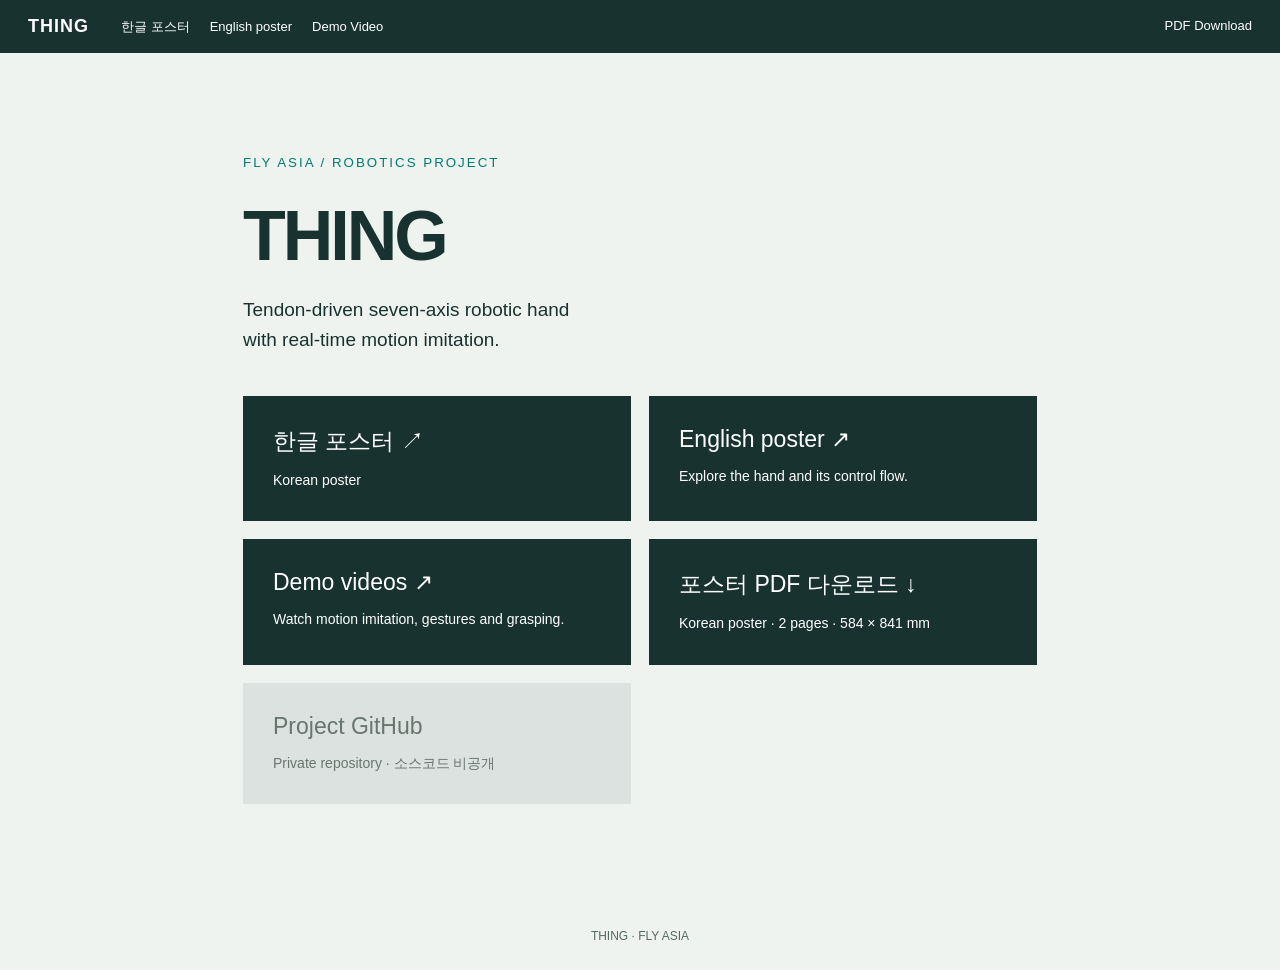
<file: index.html>
<!doctype html><html lang="en"><head><meta charset="utf-8"><meta name="viewport" content="width=device-width,initial-scale=1"><title>THING | FLY ASIA</title><style>*{box-sizing:border-box}body{margin:0;background:#eff3f0;color:#18332f;font-family:Arial,sans-serif}main{max-width:850px;margin:8vh auto;padding:28px}h1{font-size:70px;margin:25px 0 15px;letter-spacing:-3px}p{font-size:19px;line-height:1.6}.links{display:grid;grid-template-columns:1fr 1fr;gap:18px;margin-top:40px}a{display:block;padding:30px;background:#18332f;color:white;text-decoration:none;font-size:23px}a span{display:block;font-size:14px;margin-top:12px;line-height:1.6}small{letter-spacing:2px;color:#007c70}@media(max-width:560px){.links{grid-template-columns:1fr}h1{font-size:56px}}a:focus-visible{outline:3px solid #00a38d;outline-offset:4px}.private-repo[aria-disabled="true"]{display:block;padding:30px;background:#dce2df;color:#68766f;font-size:23px;cursor:default}.private-repo[aria-disabled="true"] span{display:block;font-size:14px;margin-top:12px;line-height:1.6}</style><meta name="description" content="A tendon-driven seven-axis robotic hand connecting motion recognition, actuation and recording. Explore posters and demo videos."><meta property="og:title" content="THING | FLY ASIA"><meta property="og:description" content="A tendon-driven seven-axis robotic hand connecting motion recognition, actuation and recording. Explore posters and demo videos."><meta property="og:type" content="website"><meta property="og:url" content="https://akdlxm39.github.io/thing-flyasia/"><link rel="canonical" href="https://akdlxm39.github.io/thing-flyasia/"><link rel="stylesheet" href="./assets/site.css?v=final4"></head><body><nav class="site-nav-bar" aria-label="Main navigation"><div class="site-nav-left"><a href="./" class="site-brand">THING</a><div class="site-nav-links"><a href="./ko/">한글 포스터</a><a href="./en/">English poster</a><a href="./demos/">Demo Video</a></div></div><a href="./downloads/THING-poster-ko.pdf?v=7583c33415" class="site-download" download="THING_한글_포스터_합본.pdf">PDF Download</a></nav><main><small>FLY ASIA / ROBOTICS PROJECT</small><h1>THING</h1><p>Tendon-driven seven-axis robotic hand<br>with real-time motion imitation.</p><div class="links"><a href="ko/" lang="ko">한글 포스터 ↗<span>Korean poster</span></a><a href="en/">English poster ↗<span>Explore the hand and its control flow.</span></a><a href="demos/">Demo videos ↗<span>Watch motion imitation, gestures and grasping.</span></a><a href="downloads/THING-poster-ko.pdf?v=7583c33415" download="THING_한글_포스터_합본.pdf">포스터 PDF 다운로드 ↓<span>Korean poster · 2 pages · 584 × 841 mm</span></a><a class="private-repo" href="https://github.com/akdlxm39/THING" aria-disabled="true" tabindex="-1">Project GitHub <span>Private repository · 소스코드 비공개</span></a></div></main><script>document.querySelectorAll('a[aria-disabled="true"]').forEach(a=>a.addEventListener("click",e=>{if(a.getAttribute("aria-disabled")==="true")e.preventDefault()}))</script><footer class="site-footer">THING · FLY ASIA</footer></body></html>
</file>
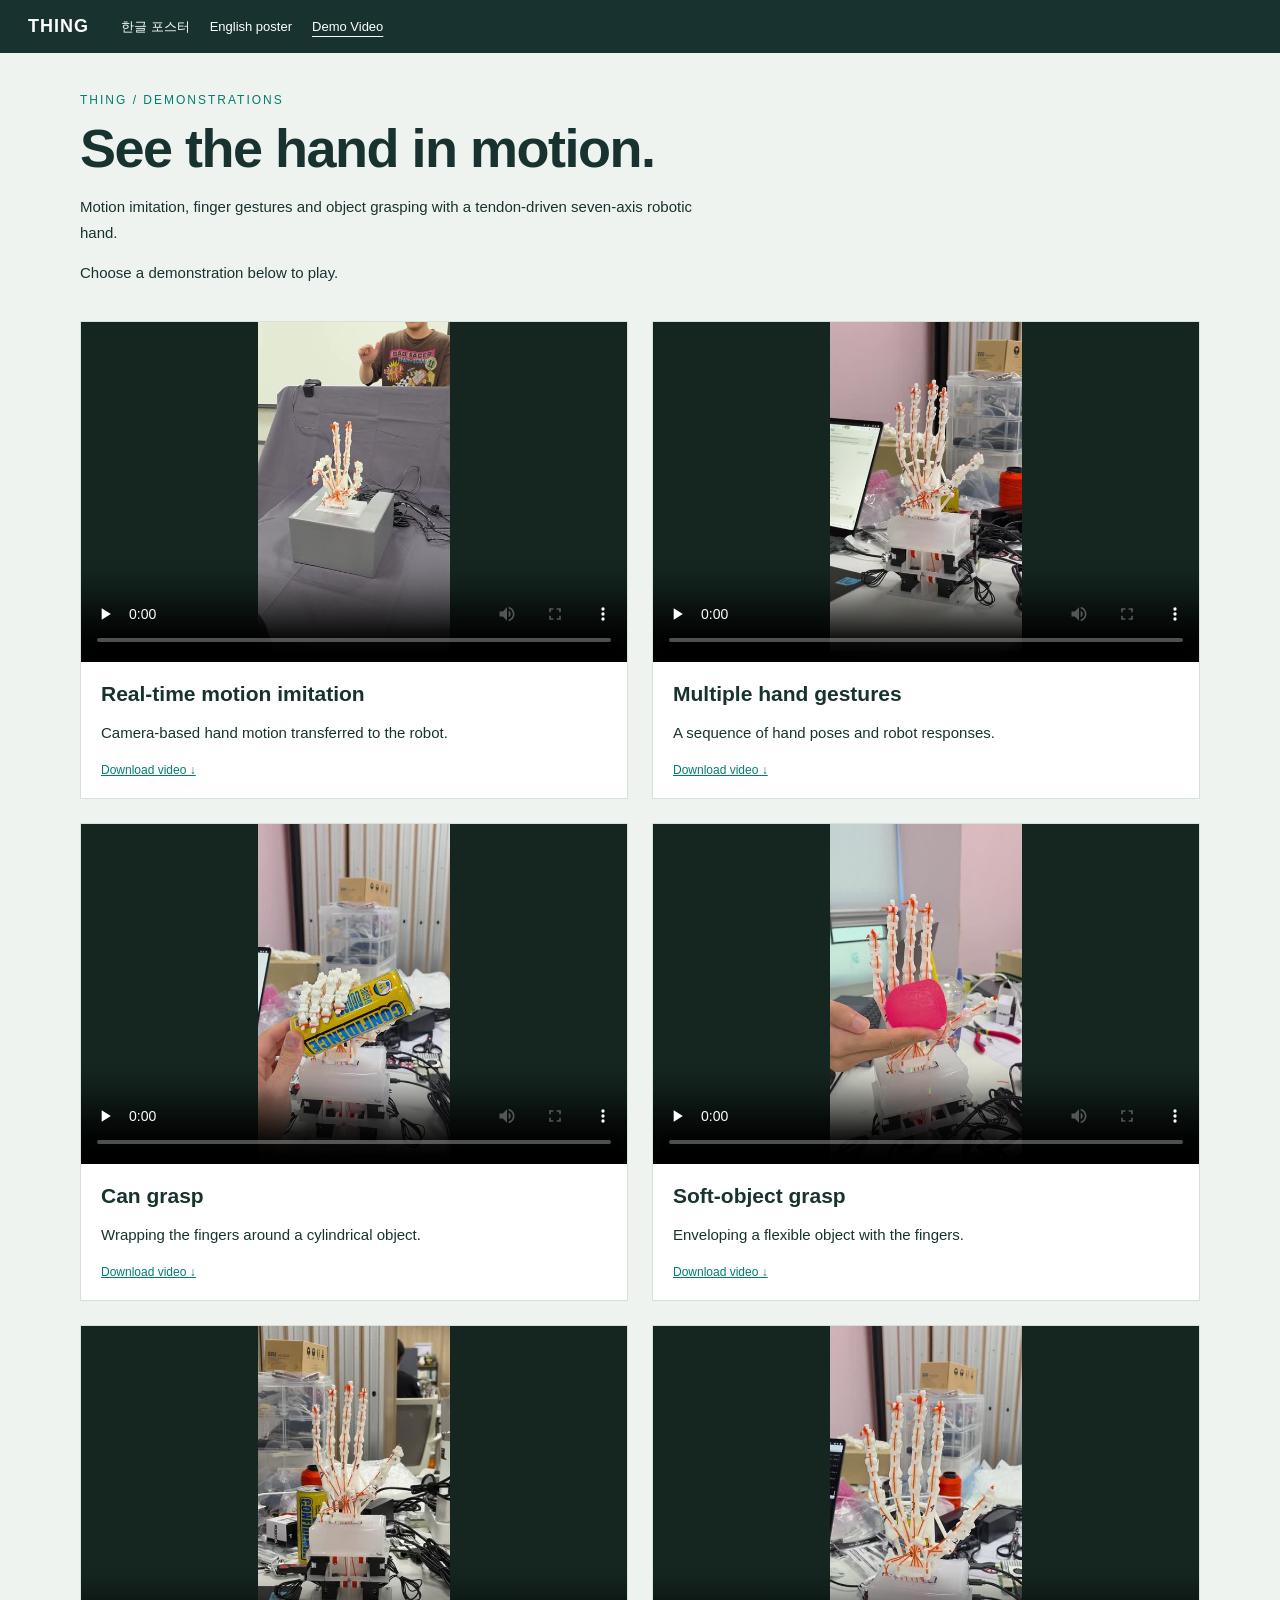
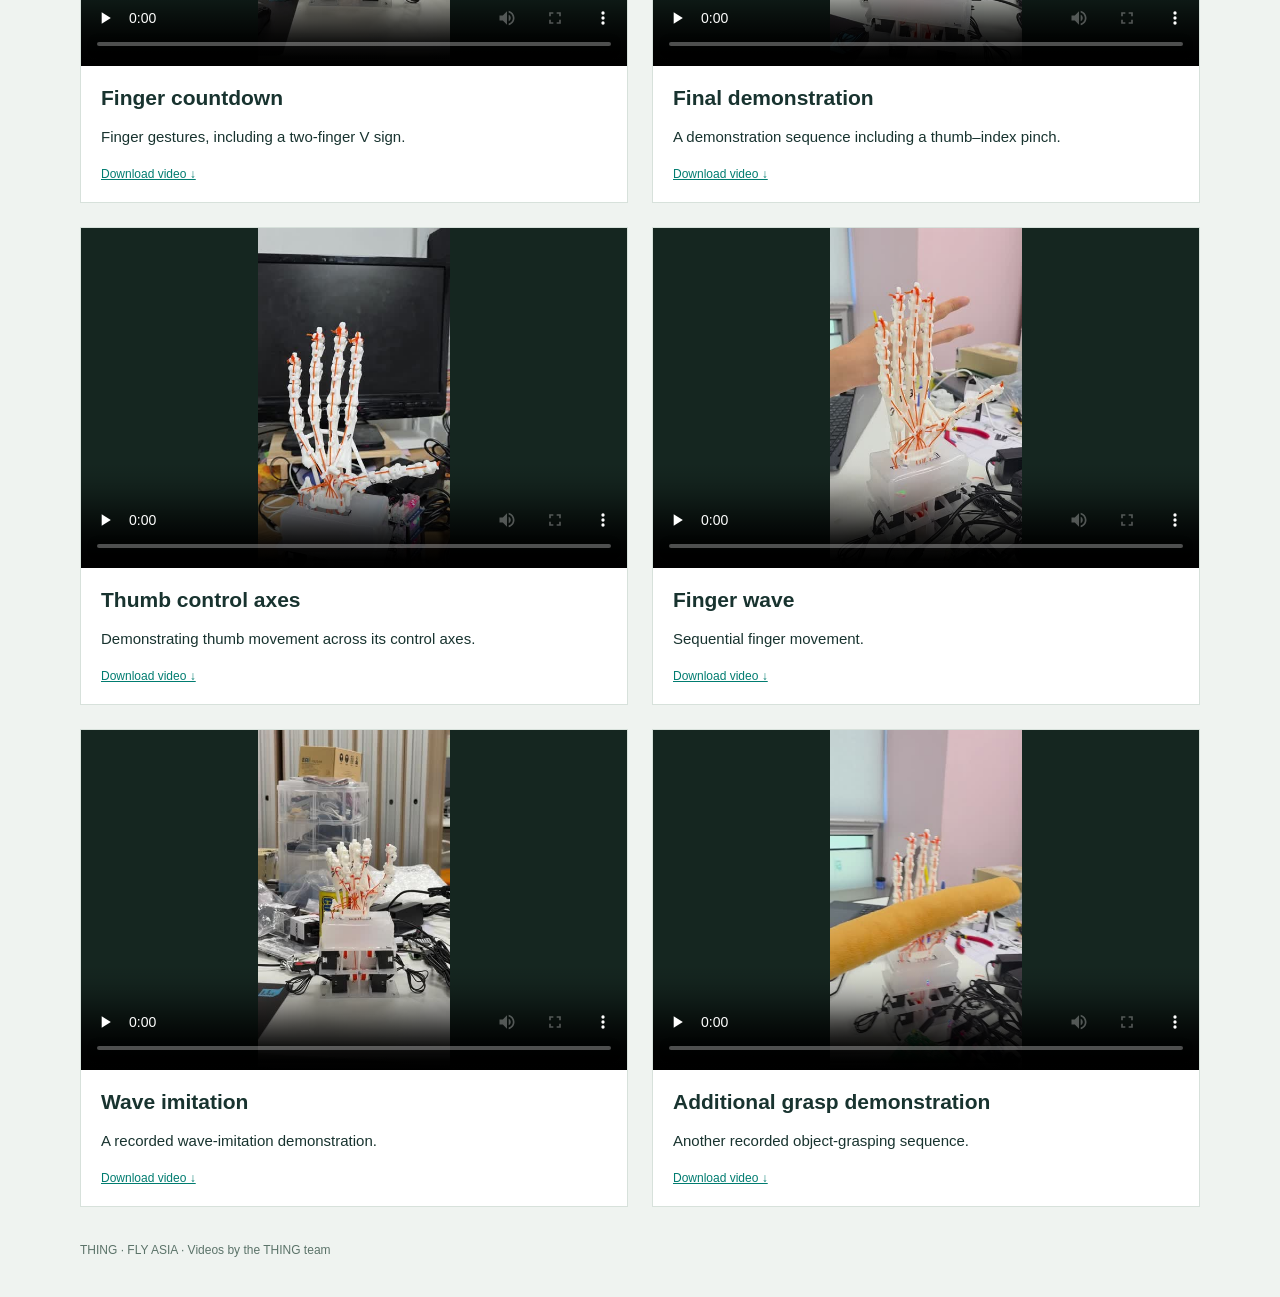
<file: demos/index.html>
<!doctype html><html lang="en"><head><meta charset="utf-8"><meta name="viewport" content="width=device-width,initial-scale=1"><title>THING | Demo Videos</title><style>
*{box-sizing:border-box}body{margin:0;background:#eff3f0;color:#18332f;font-family:Arial,sans-serif}nav{background:#18332f;color:white;padding:20px max(20px,calc((100vw - 1120px)/2));display:flex;justify-content:space-between;gap:20px}a{color:inherit}nav a{text-decoration:none}main{max-width:1160px;margin:auto;padding:40px 20px}h1{font-size:clamp(32px,6vw,54px);margin:10px 0 15px;letter-spacing:-1.5px}.eyebrow{font-size:12px;letter-spacing:2px;color:#007c70}header p{max-width:640px;line-height:1.7}section{display:grid;grid-template-columns:repeat(2,minmax(0,1fr));gap:24px;margin-top:35px}article{background:white;border:1px solid #d7e1db}video{display:block;width:100%;height:340px;background:#152620;object-fit:contain}article>div{padding:20px}h2{font-size:21px;margin:0 0 10px}p{font-size:15px;line-height:1.6}.download{font-size:12px;color:#007c70}footer{margin-top:36px;font-size:12px;color:#5b7369}@media(max-width:650px){section{grid-template-columns:1fr}main{padding-top:25px}video{height:310px}}:focus-visible{outline:3px solid #00a38d;outline-offset:4px}
</style><meta name="description" content="Watch THING demonstrations of motion imitation, finger gestures and object grasping."><meta property="og:title" content="THING | Demo Videos"><meta property="og:description" content="Watch THING demonstrations of motion imitation, finger gestures and object grasping."><meta property="og:type" content="website"><meta property="og:url" content="https://akdlxm39.github.io/thing-flyasia/demos/"><link rel="canonical" href="https://akdlxm39.github.io/thing-flyasia/demos/"><link rel="stylesheet" href="../assets/site.css?v=final4"></head><body><nav class="site-nav-bar" aria-label="Main navigation"><div class="site-nav-left"><a href="../" class="site-brand">THING</a><div class="site-nav-links"><a href="../ko/">한글 포스터</a><a href="../en/">English poster</a><a href="../demos/" aria-current="page">Demo Video</a></div></div></nav><main><header><div class="eyebrow">THING / DEMONSTRATIONS</div><h1>See the hand in motion.</h1><p>Motion imitation, finger gestures and object grasping with a tendon-driven seven-axis robotic hand.</p><p>Choose a demonstration below to play.</p></header><section><article><video controls playsinline preload="none" poster="../assets/motion-imitation.jpg" aria-label="Real-time motion imitation"><source src="../videos/motion-imitation.mp4" type="video/mp4">Your browser cannot play this video. <a href="../videos/motion-imitation.mp4">Download video</a></source></video><div><h2>Real-time motion imitation</h2><p>Camera-based hand motion transferred to the robot.</p><a class="download" href="../videos/motion-imitation.mp4" download="">Download video ↓</a></div></article><article><video controls playsinline preload="none" poster="../assets/gesture-imitation.jpg" aria-label="Multiple hand gestures"><source src="../videos/gesture-imitation.mp4" type="video/mp4">Your browser cannot play this video. <a href="../videos/gesture-imitation.mp4">Download video</a></source></video><div><h2>Multiple hand gestures</h2><p>A sequence of hand poses and robot responses.</p><a class="download" href="../videos/gesture-imitation.mp4" download="">Download video ↓</a></div></article><article><video controls playsinline preload="none" poster="../assets/can-grasp.jpg" aria-label="Can grasp"><source src="../videos/can-grasp.mp4" type="video/mp4">Your browser cannot play this video. <a href="../videos/can-grasp.mp4">Download video</a></source></video><div><h2>Can grasp</h2><p>Wrapping the fingers around a cylindrical object.</p><a class="download" href="../videos/can-grasp.mp4" download="">Download video ↓</a></div></article><article><video controls playsinline preload="none" poster="../assets/soft-grasp.jpg" aria-label="Soft-object grasp"><source src="../videos/soft-grasp.mp4" type="video/mp4">Your browser cannot play this video. <a href="../videos/soft-grasp.mp4">Download video</a></source></video><div><h2>Soft-object grasp</h2><p>Enveloping a flexible object with the fingers.</p><a class="download" href="../videos/soft-grasp.mp4" download="">Download video ↓</a></div></article><article><video controls playsinline preload="none" poster="../assets/countdown.jpg" aria-label="Finger countdown"><source src="../videos/countdown.mp4" type="video/mp4">Your browser cannot play this video. <a href="../videos/countdown.mp4">Download video</a></source></video><div><h2>Finger countdown</h2><p>Finger gestures, including a two-finger V sign.</p><a class="download" href="../videos/countdown.mp4" download="">Download video ↓</a></div></article><article><video controls playsinline preload="none" poster="../assets/final-demo.jpg" aria-label="Final demonstration"><source src="../videos/final-demo.mp4" type="video/mp4">Your browser cannot play this video. <a href="../videos/final-demo.mp4">Download video</a></source></video><div><h2>Final demonstration</h2><p>A demonstration sequence including a thumb–index pinch.</p><a class="download" href="../videos/final-demo.mp4" download="">Download video ↓</a></div></article><article><video controls playsinline preload="none" poster="../assets/thumb-axes.jpg" aria-label="Thumb control axes"><source src="../videos/thumb-axes.mp4" type="video/mp4">Your browser cannot play this video. <a href="../videos/thumb-axes.mp4">Download video</a></source></video><div><h2>Thumb control axes</h2><p>Demonstrating thumb movement across its control axes.</p><a class="download" href="../videos/thumb-axes.mp4" download="">Download video ↓</a></div></article><article><video controls playsinline preload="none" poster="../assets/finger-wave.jpg" aria-label="Finger wave"><source src="../videos/finger-wave.mp4" type="video/mp4">Your browser cannot play this video. <a href="../videos/finger-wave.mp4">Download video</a></source></video><div><h2>Finger wave</h2><p>Sequential finger movement.</p><a class="download" href="../videos/finger-wave.mp4" download="">Download video ↓</a></div></article><article><video controls playsinline preload="none" poster="../assets/wave-imitation.jpg" aria-label="Wave imitation"><source src="../videos/wave-imitation.mp4" type="video/mp4">Your browser cannot play this video. <a href="../videos/wave-imitation.mp4">Download video</a></source></video><div><h2>Wave imitation</h2><p>A recorded wave-imitation demonstration.</p><a class="download" href="../videos/wave-imitation.mp4" download="">Download video ↓</a></div></article><article><video controls playsinline preload="none" poster="../assets/grasp-demo.jpg" aria-label="Additional grasp demonstration"><source src="../videos/grasp-demo.mp4" type="video/mp4">Your browser cannot play this video. <a href="../videos/grasp-demo.mp4">Download video</a></source></video><div><h2>Additional grasp demonstration</h2><p>Another recorded object-grasping sequence.</p><a class="download" href="../videos/grasp-demo.mp4" download="">Download video ↓</a></div></article></section><footer>THING · FLY ASIA · Videos by the THING team</footer></main><script>document.querySelectorAll('video').forEach(v=>v.addEventListener('play',()=>document.querySelectorAll('video').forEach(other=>{if(other!==v)other.pause()})))</script></body></html>
</file>
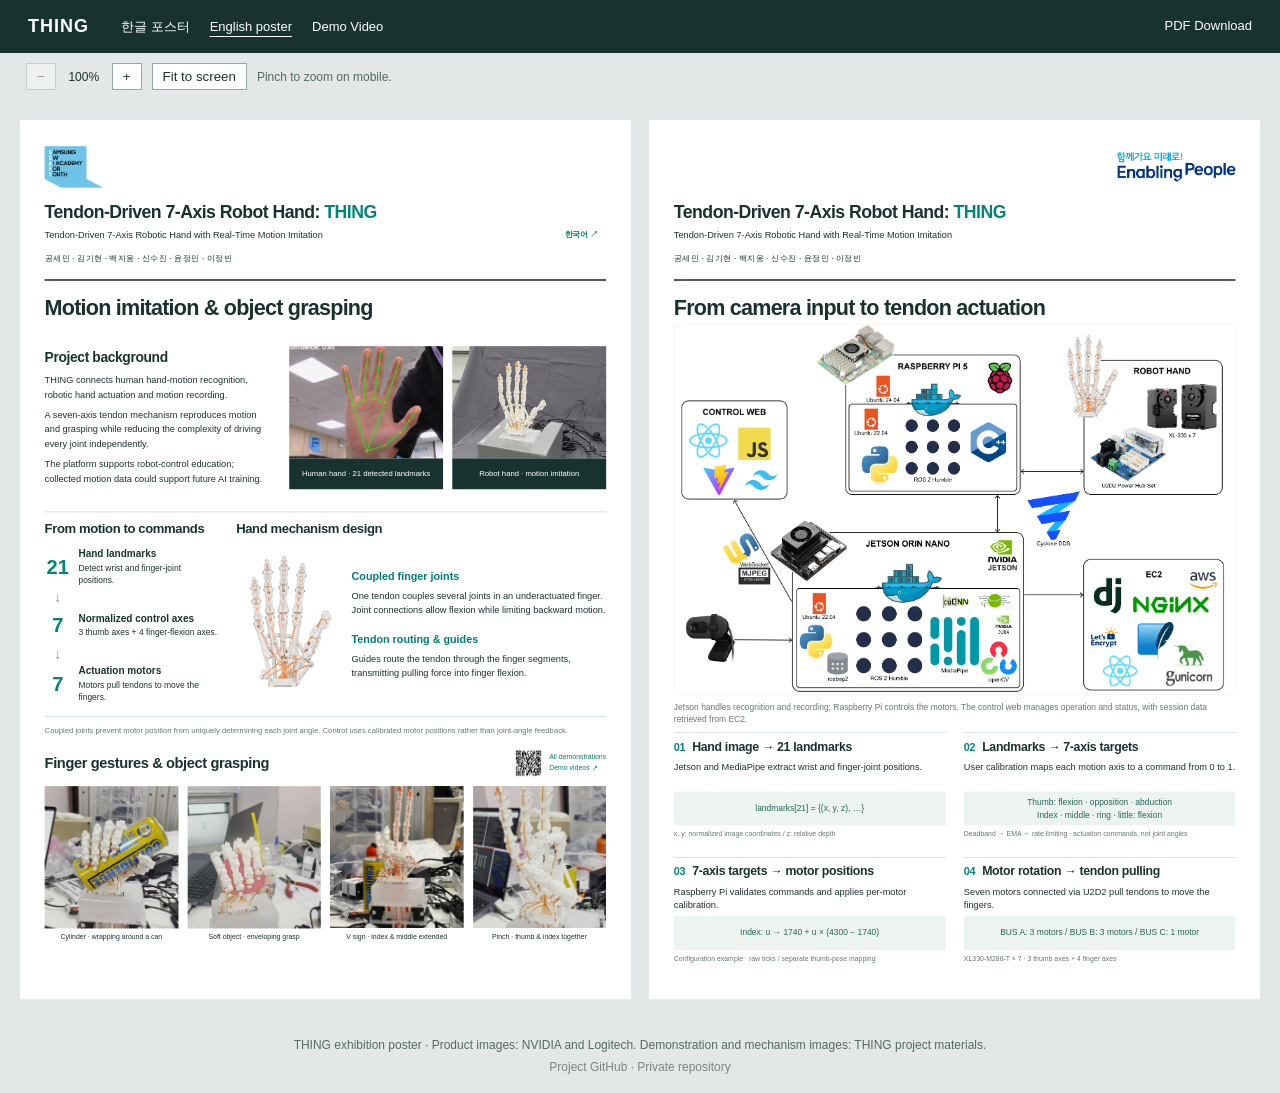
<file: en/index.html>
<!doctype html><html lang="en"><head><meta charset="utf-8"><meta name="viewport" content="width=device-width, initial-scale=1"><title>THING | English Poster</title><style>
*{box-sizing:border-box}body{margin:0;background:#e3e7e7;color:#18332f;font-family:"Malgun Gothic",sans-serif}nav{padding:16px 28px;background:#18332f;color:white;display:flex;justify-content:space-between}button{border:1px solid #91aaa5;background:none;color:white;padding:6px 15px}.spread{display:flex;gap:24px;padding:26px;width:max-content;transform-origin:top left}.preview-stage{overflow:hidden}.poster{width:794px;height:1143.421233px;background:#fff;padding:26px 32px;flex:none}.logos{display:flex;justify-content:space-between;align-items:center;height:70px}.ssafy{width:76px;height:55px;object-fit:contain}.enabling{width:154px;height:40px;object-fit:contain}.project-header{display:grid;grid-template-columns:1fr 58px;align-items:center;gap:12px;border-bottom:2px solid #18332f;padding:10px 0 18px}.project-identity{grid-column:1;grid-row:1}.project-name{font-size:24px;font-weight:700;letter-spacing:-1px;white-space:nowrap}.project-name strong{color:#008578}.project-tagline{font-size:12px;margin:7px 0 12px}.team-members{font-size:11px;margin:0}.header-qr{grid-column:2;grid-row:1;text-align:center}.qr-box{width:46px;height:46px;border:1px dashed #8aaba5;display:flex;align-items:center;justify-content:center;text-align:center;font-size:9px;margin:auto}.header-qr span,.demo-qr span{font-size:9px;display:block;margin-top:4px}.kicker{font-size:11px;letter-spacing:2px;color:#008578;margin:20px 0 8px;font-weight:bold}h1{font-size:28px;letter-spacing:-1px;margin:0 0 14px}h2{font-size:19px;margin:0 0 10px;letter-spacing:-.5px}h3{font-size:16px;margin:0 0 7px}p{font-size:13px;line-height:1.6;margin:0}.hero{display:grid;grid-template-columns:200px 200px minmax(0,1fr);gap:12px;align-items:center;min-height:240px}.hero figure{margin:0;height:186px;background:#edf2f0;display:flex;flex-direction:column}.hero img{width:100%;height:146px;object-fit:cover;object-position:center 40%}.hero figcaption{display:flex;align-items:center;min-height:40px;text-align:left;font-size:10px;padding:5px 9px;background:#18332f;color:white}.mechanics{margin:16px 0 10px;padding:10px 0 12px;border-bottom:1px solid #cbd9d4}.mechanics img{justify-self:center;width:120px;height:150px;object-fit:contain}.mechanics h3{color:#007e71}.mechanics p{font-size:12px}.limit{font-size:10px;line-height:1.6;color:#647971}.demo-heading{display:flex;align-items:center;justify-content:space-between;margin:18px 0 10px}.demo-heading h2{margin:0}.demo-qr{text-align:center;display:flex;gap:7px;align-items:center}.demo-qr .qr-box{width:40px;height:40px}.results{display:grid;grid-template-columns:repeat(4,1fr);gap:12px;align-items:start}.results figure{margin:0}.results img{display:block;width:100%;height:185px;object-fit:cover;object-position:center}.results figcaption{display:flex;align-items:center;min-height:20px;text-align:left;font-size:10px;line-height:1.5;margin-top:2px}.purpose{font-size:10px;color:#627870;margin-top:18px}.route{display:grid;grid-template-columns:190px 1fr;column-gap:24px;align-items:center;padding:6px 0;border-top:1px solid #cbd9d4}.device-pair{display:flex;align-items:flex-start;justify-content:center;gap:8px}.device-pair > b{align-self:flex-start;margin-top:30px}.device{text-align:center;flex:1;min-width:0}.device img{display:block;width:85px;height:80px;object-fit:contain;margin:0 auto 7px;mix-blend-mode:multiply}.device span{min-height:30px;display:flex!important;align-items:center;justify-content:center;font-size:10px;font-weight:bold;display:block}.hub img{transform:rotate(90deg) scale(1.2);width:66px}.hub + .device img{object-fit:contain;padding:8px}.device-single .device img{width:132px;height:80px}.flow-label{font-size:10px;color:#008578;text-align:center;margin-top:8px}.step{font-size:10px;color:#008578;font-weight:bold;letter-spacing:1px;margin-bottom:6px}.route h2{font-size:21px;margin-bottom:7px}.route p{font-size:12px}.data{text-align:center;background:#edf4f0;padding:8px 12px;margin:7px 0 5px;color:#20665a;font-size:12px;line-height:1.6}.tiny{font-size:10px!important;color:#627870}.axes{display:grid;grid-template-columns:repeat(7,1fr);gap:4px;margin:9px 0}.axes span{display:flex;align-items:center;justify-content:center;background:#eaf2ee;border-top:3px solid #008578;text-align:center;padding:7px 0;font-size:10px}.axes span:nth-child(n+4){border-color:#9ab5a7}.connection{display:flex;align-items:center;justify-content:space-around;text-align:center;background:#edf4f0;padding:12px 14px;font-size:12px;font-weight:bold;margin:12px 0}.connection i{color:#008578;font-style:normal}.closing{border-top:2px solid #18332f;margin-top:12px;padding-top:10px}.closing p{font-size:13px;line-height:1.65}.reviewnote{padding:15px 28px;font-size:12px;color:#526b63}@page{size:584mm 841mm;margin:0}@media print{nav,.reviewnote{display:none}.preview-stage{height:auto!important;overflow:visible}.spread{display:block;padding:0;transform:none!important}.poster{zoom:2.779955968;page-break-after:always}.poster:last-child{page-break-after:auto}body{background:white}}
.qr-box{border:0;background:white}.qr-box img{display:block;width:100%;height:100%;object-fit:contain}.hero-explanation{padding-left:12px;text-align:left}.hero-explanation h2{font-size:17px;margin:0 0 10px}.hero-stage{display:flex;align-items:center;gap:13px;padding:9px 0;border-bottom:1px solid #dce6e1}.hero-stage:last-child{border-bottom:0}.hero-stage>b{color:#008578;font-size:28px;line-height:1;width:37px;flex:none;text-align:center}.hero-stage h3{font-size:13px;margin:0 0 3px}.hero-stage p{font-size:11px;line-height:1.5}.mechanical-detail{display:grid;grid-template-columns:90px 1fr 110px 1fr;gap:16px;align-items:center}.mechanics>h2{margin:0 0 10px}.mechanical-detail img{width:90px;height:130px;object-fit:contain;justify-self:center}.mechanical-detail .guide-detail{width:110px;height:110px}.mechanical-detail h3{font-size:14px;line-height:1.45}.mechanical-detail p{font-size:12px;line-height:1.6}
.system-architecture{margin:0 0 12px}.system-architecture img{display:block;width:100%;height:auto;object-fit:contain;background:#fff}.system-architecture figcaption{font-size:11px;line-height:1.5;color:#627870;margin-top:7px;text-align:left}
.control-details{display:grid;grid-template-columns:repeat(2,minmax(0,1fr));gap:0 24px}.control-detail{border-top:1px solid #cbd9d4;padding:9px 0;display:flex;flex-direction:column;justify-content:center;min-width:0}.control-detail h2{font-size:17px;line-height:1.4;margin:0 0 5px;display:flex;gap:9px;align-items:baseline}.control-detail h2 b{color:#008578;font-size:14px;flex:none}.control-detail p{font-size:12px;line-height:1.5}.control-detail .data{font-size:11px;line-height:1.5;padding:6px 8px;margin:6px 0 4px}.control-detail .tiny{font-size:10px!important;line-height:1.5}.system-poster .closing{margin-top:8px;padding-top:8px}.system-poster .closing h2{font-size:17px;margin-bottom:5px}.system-poster .closing p{font-size:12px;line-height:1.5}

.hero{grid-template-columns:minmax(0,1fr) 200px 200px;min-height:186px;gap:12px;align-items:center}.project-background{padding-right:12px;text-align:left;align-self:center}.project-background h2{font-size:18px;margin:0 0 10px}.project-background p{font-size:12px;line-height:1.7;word-break:keep-all}.project-background p+p{margin-top:10px}
.hero-explanation{padding:6px 0 4px;margin-top:6px;border-top:1px solid #cbd9d4}.hero-explanation h2{font-size:17px;margin:0 0 6px}.hero-stages{display:grid;grid-template-columns:repeat(3,minmax(0,1fr));gap:24px;align-items:center}.hero-stage{position:relative;border:0;padding:4px 0;gap:10px;min-height:45px}.hero-stage:not(:last-child)::after{content:'→';position:absolute;right:-17px;top:50%;transform:translateY(-50%);font-size:18px;color:#799c92}.hero-stage>b{font-size:26px;width:34px}.hero-stage h3{font-size:13px}.hero-stage p{font-size:11px;line-height:1.5}.mechanics{margin-top:8px}.mechanical-detail img:not(.guide-detail){height:120px}.demo-heading{margin-top:14px}.purpose{margin-top:12px}

.design-overview{display:grid;grid-template-columns:225px minmax(0,1fr);gap:24px;align-items:start;margin:10px 0;padding:12px 0;border-top:1px solid #cbd9d4;border-bottom:1px solid #cbd9d4}.design-overview .hero-explanation{padding:0;margin:0;border:0}.design-overview .hero-explanation h2{margin:0 0 10px;font-size:17px}.design-overview .hero-stages{grid-template-columns:1fr;gap:18px}.design-overview .hero-stage{min-height:57px;padding:4px 0}.design-overview .hero-stage:not(:last-child)::after{content:'↓';left:9px;right:auto;top:auto;bottom:-20px;transform:none;font-size:18px}.design-overview .mechanics{padding:0;margin:0;border:0}.design-overview .mechanics>h2{margin:0 0 10px;font-size:17px}.design-overview .mechanical-detail{grid-template-columns:1fr;gap:12px}.mechanical-item{display:grid;grid-template-columns:90px minmax(0,1fr);gap:14px;align-items:center}.design-overview .mechanical-item img{width:90px;height:100px;object-fit:contain;justify-self:center}.design-overview .mechanical-item .guide-detail{width:90px;height:90px}.design-overview .mechanical-item h3{margin:0 0 6px}.design-overview .mechanical-item p{word-break:keep-all}

.design-overview .mechanical-detail{grid-template-columns:132px minmax(0,1fr);gap:18px;align-items:center}.design-overview .mechanical-detail .mechanism-hand{width:132px;height:208px;object-fit:contain;align-self:center;justify-self:center}.mechanical-copy{display:grid;gap:18px;align-content:center;text-align:left}.mechanical-note h3{margin:0 0 6px}.mechanical-note p{word-break:keep-all}

.system-poster>h1{margin-bottom:4px}.system-poster .system-architecture{margin-bottom:8px}.system-poster .control-detail{padding:6px 0}.system-poster .closing{margin-top:6px}

.system-poster .system-architecture{display:flex;flex-direction:column;align-items:center}.system-poster .system-architecture img{margin:0 auto;object-position:center center}.system-poster .system-architecture figcaption{width:100%}

.poster>h1{margin-top:20px}.project-background p+p{margin-top:8px}.hero figcaption{justify-content:center;text-align:center}.design-overview .hero-stage{display:grid;grid-template-columns:34px minmax(0,1fr);align-items:center;column-gap:10px}.design-overview .hero-stage>b{display:grid;place-items:center;width:34px;text-align:center}.design-overview .hero-stage:not(:last-child)::after{left:0;width:34px;text-align:center}.system-poster .control-detail{display:grid;grid-template-columns:minmax(0,1fr);justify-content:stretch;grid-template-rows:24px 18px 44px 30px;gap:5px;align-items:start;align-content:start;padding:6px 0}.system-poster .control-detail h2{line-height:24px;margin:0}.system-poster .control-detail p{margin:0}.system-poster .control-detail .data{display:flex;align-items:center;justify-content:center;align-self:stretch;min-height:44px;padding:4px 8px;margin:0}

.system-poster .logos{justify-content:flex-end}

.results figcaption{justify-content:center;text-align:center}

body{font-family:Arial,"Malgun Gothic",sans-serif}.project-name{font-size:23px;letter-spacing:-.7px}.project-header{grid-template-columns:1fr 65px}.project-background p{word-break:normal;line-height:1.55}.hero{min-height:224px}.hero figcaption{font-size:10px}.mechanical-note p{word-break:normal;line-height:1.55}.system-poster .control-detail{grid-template-rows:24px 36px 44px 30px}.control-detail h2{font-size:16px;letter-spacing:-.4px}.control-detail .tiny{font-size:9px!important}.results figcaption{font-size:9px}.language-link,.demo-link{color:#007e71;text-decoration:none}.language-link{font-size:10px;font-weight:bold}.demo-link{font-size:9px;line-height:1.5;text-align:left}.language-link:focus-visible,.demo-link:focus-visible,nav a:focus-visible{outline:2px solid #008578;outline-offset:4px}nav a{color:inherit;text-decoration:none}nav{align-items:center;gap:16px;flex-wrap:wrap}.site-nav{display:flex;gap:20px;font-size:13px}
 .private-repo[aria-disabled="true"]{color:#7a8580;cursor:default;text-decoration:none}</style><nav class="site-nav-bar" aria-label="Main navigation"><div class="site-nav-left"><a href="../" class="site-brand">THING</a><div class="site-nav-links"><a href="../ko/">한글 포스터</a><a href="../en/" aria-current="page">English poster</a><a href="../demos/">Demo Video</a></div></div><a href="../downloads/THING-poster-en.pdf?v=a6af38904e" class="site-download" download="THING_English_Poster.pdf">PDF Download</a></nav><meta name="description" content="Explore THING: motion imitation, tendon-driven hand design, system architecture and seven-axis motor control."><meta property="og:title" content="THING | English Poster"><meta property="og:description" content="Explore THING: motion imitation, tendon-driven hand design, system architecture and seven-axis motor control."><meta property="og:type" content="website"><meta property="og:url" content="https://akdlxm39.github.io/thing-flyasia/en/"><link rel="canonical" href="https://akdlxm39.github.io/thing-flyasia/en/"><link rel="stylesheet" href="../assets/site.css?v=final4"></head><body><div class="poster-view-controls" aria-label="Poster zoom"><button type="button" data-zoom="out" aria-label="Zoom out">−</button><span class="poster-zoom-value" aria-live="polite">100%</span><button type="button" data-zoom="in" aria-label="Zoom in">+</button><button type="button" data-zoom="reset" aria-label="Fit poster to screen">Fit to screen</button><span class="poster-zoom-hint">Pinch to zoom on mobile.</span></div><div class="preview-stage"><div class="poster-canvas"><main class="spread"><article class="poster"><div class="logos"><img class="ssafy" alt="SSAFY" src="../assets/b966dcf3257c4dd9.png" decoding="async"></div><header class="project-header"><div class="header-qr"><a href="../ko/" class="language-link" lang="ko">한국어 ↗</a></div><div class="project-identity"><div class="project-name">Tendon-Driven 7-Axis Robot Hand: <strong>THING</strong></div><p class="project-tagline">Tendon-Driven 7-Axis Robotic Hand with Real-Time Motion Imitation</p><p class="team-members">공세민 · 김기현 · 백지웅 · 신수진 · 윤정민 · 이정빈</p></div></header><h1>Motion imitation &amp; object grasping</h1><div class="hero"><section class="project-background"><h2>Project background</h2><p>THING connects human hand-motion recognition, robotic hand actuation and motion recording.</p><p>A seven-axis tendon mechanism reproduces motion and grasping while reducing the complexity of driving every joint independently.</p><p class="background-purpose">The platform supports robot-control education; collected motion data could support future AI training.</p></section><figure><img src="../assets/8257a333fe058a91.jpg" alt="Human hand · 21 detected landmarks" decoding="async"><figcaption>Human hand · 21 detected landmarks</figcaption></figure><figure><img src="../assets/acc5b9245e5fc84e.png" alt="Robot hand · motion imitation" decoding="async"><figcaption>Robot hand · motion imitation</figcaption></figure></div><div class="design-overview"><div class="hero-explanation"><h2>From motion to commands</h2><div class="hero-stages"><div class="hero-stage"><b>21</b><div><h3>Hand landmarks</h3><p>Detect wrist and finger-joint positions.</p></div></div><div class="hero-stage"><b>7</b><div><h3>Normalized control axes</h3><p>3 thumb axes + 4 finger-flexion axes.</p></div></div><div class="hero-stage"><b>7</b><div><h3>Actuation motors</h3><p>Motors pull tendons to move the fingers.</p></div></div></div></div><section class="mechanics"><h2>Hand mechanism design</h2><div class="mechanical-detail"><img class="mechanism-hand" src="../assets/robot-hand-clean.png?v=8f44a9cbb6" alt="Tendon-driven robotic hand" decoding="async"><div class="mechanical-copy"><div class="mechanical-note"><h3>Coupled finger joints</h3><p>One tendon couples several joints in an underactuated finger. Joint connections allow flexion while limiting backward motion.</p></div><div class="mechanical-note"><h3>Tendon routing &amp; guides</h3><p>Guides route the tendon through the finger segments, transmitting pulling force into finger flexion.</p></div></div></div></section></div><p class="limit">Coupled joints prevent motor position from uniquely determining each joint angle. Control uses calibrated motor positions rather than joint-angle feedback.</p><div class="demo-heading"><h2>Finger gestures &amp; object grasping</h2><div class="demo-qr"><a class="qr-box" href="../demos/" aria-label="Watch all demo videos"><img alt="Demo videos QR code" src="../assets/42ded6f4287f86f7.png" decoding="async"></a><a href="../demos/" class="demo-link">All demonstrations<br>Demo videos ↗</a></div></div><div class="results"><figure><img src="../assets/e3b7ca2678e028c2.png" alt="Cylinder · wrapping around a can" decoding="async"><figcaption>Cylinder · wrapping around a can</figcaption></figure><figure><img src="../assets/12e774ae09b84f75.png" alt="Soft object · enveloping grasp" decoding="async"><figcaption>Soft object · enveloping grasp</figcaption></figure><figure class="v-pose"><img src="../assets/7d80d5e14b30ca9c.svg" alt="Robotic hand showing a V sign" decoding="async"><figcaption>V sign · index &amp; middle extended</figcaption></figure><figure class="pinch-pose"><img src="../assets/533500de25363abc.svg" alt="Thumb and index finger pinch" decoding="async"><figcaption>Pinch · thumb &amp; index together</figcaption></figure></div></article><article class="poster system-poster"><div class="logos"><img class="enabling" alt="Enabling People" src="../assets/f8cf39ee14ef9555.png" decoding="async"></div><header class="project-header"><div class="project-identity"><div class="project-name">Tendon-Driven 7-Axis Robot Hand: <strong>THING</strong></div><p class="project-tagline">Tendon-Driven 7-Axis Robotic Hand with Real-Time Motion Imitation</p><p class="team-members">공세민 · 김기현 · 백지웅 · 신수진 · 윤정민 · 이정빈</p></div></header><h1>From camera input to tendon actuation</h1>
<figure class="system-architecture"><img src="../assets/system-architecture.png?v=375b3cf5a4" alt="THING system architecture: RGB camera, Jetson Orin Nano, Raspberry Pi 5, control web, robot hand and EC2" decoding="async"><figcaption>Jetson handles recognition and recording; Raspberry Pi controls the motors. The control web manages operation and status, with session data retrieved from EC2.</figcaption></figure>
<section class="control-details" aria-label="손 구동 과정">
<div class="control-detail"><h2><b>01</b> Hand image → 21 landmarks</h2><p>Jetson and MediaPipe extract wrist and finger-joint positions.</p><div class="data"><span>landmarks[21] = {(x, y, z), …}</span></div><p class="tiny">x, y: normalized image coordinates / z: relative depth</p></div>
<div class="control-detail"><h2><b>02</b> Landmarks → 7-axis targets</h2><p>User calibration maps each motion axis to a command from 0 to 1.</p><div class="data"><span>Thumb: flexion · opposition · abduction<br>Index · middle · ring · little: flexion</span></div><p class="tiny">Deadband → EMA → rate limiting · actuation commands, not joint angles</p></div>
<div class="control-detail"><h2><b>03</b> 7-axis targets → motor positions</h2><p>Raspberry Pi validates commands and applies per-motor calibration.</p><div class="data"><span>Index: u → 1740 + u × (4300 − 1740)</span></div><p class="tiny">Configuration example · raw ticks / separate thumb-pose mapping</p></div>
<div class="control-detail"><h2><b>04</b> Motor rotation → tendon pulling</h2><p>Seven motors connected via U2D2 pull tendons to move the fingers.</p><div class="data"><span>BUS A: 3 motors / BUS B: 3 motors / BUS C: 1 motor</span></div><p class="tiny">XL330-M288-T × 7 · 3 thumb axes + 4 finger axes</p></div>
</section>
</article></main></div></div><div class="reviewnote">THING exhibition poster · Product images: NVIDIA and Logitech. Demonstration and mechanism images: THING project materials.<br><a href="https://github.com/akdlxm39/THING" aria-disabled="true" class="private-repo" tabindex="-1">Project GitHub · Private repository</a></div><script>
const stage=document.querySelector('.preview-stage');
const spread=document.querySelector('.spread');
const canvas=document.querySelector('.poster-canvas');
const zoomLabel=document.querySelector('.poster-zoom-value');
let zoom=1,fitScale=1,lastDpr=window.devicePixelRatio;
function renderPosters(){const scale=fitScale*zoom;spread.style.transform='scale('+scale+')';canvas.style.width=Math.ceil(spread.offsetWidth*scale)+'px';canvas.style.height=Math.ceil(spread.offsetHeight*scale)+'px';stage.style.height='auto';zoomLabel.textContent=Math.round(zoom*100)+'%';document.querySelector('[data-zoom="out"]').disabled=zoom<=1;document.querySelector('[data-zoom="in"]').disabled=zoom>=3;}
function fitPosters(){fitScale=Math.min(1,stage.clientWidth/spread.offsetWidth);renderPosters();}
document.querySelector('[data-zoom="in"]').addEventListener('click',()=>{zoom=Math.min(3,Math.round((zoom+.25)*100)/100);renderPosters()});
document.querySelector('[data-zoom="out"]').addEventListener('click',()=>{zoom=Math.max(1,Math.round((zoom-.25)*100)/100);renderPosters()});
document.querySelector('[data-zoom="reset"]').addEventListener('click',()=>{zoom=1;fitPosters();stage.scrollLeft=0});
window.addEventListener('resize',()=>{const dpr=window.devicePixelRatio;if(dpr!==lastDpr){lastDpr=dpr;renderPosters()}else fitPosters()});
window.addEventListener('load',fitPosters);fitPosters();
window.addEventListener('beforeprint',()=>{spread.style.transform='none'});
window.addEventListener('afterprint',fitPosters);
</script><script>document.querySelectorAll("a[aria-disabled=true]").forEach(a=>a.addEventListener("click",e=>{if(a.getAttribute("aria-disabled")==="true")e.preventDefault()}))</script></body></html>
</file>
<file: assets/site.css>
.site-nav-bar{padding:16px 28px;background:#18332f;color:#fff;display:flex;justify-content:space-between;align-items:center;gap:18px;flex-wrap:wrap;font-family:Arial,"Malgun Gothic",sans-serif}.site-brand{font-size:18px;font-weight:700;letter-spacing:1px;color:inherit;text-decoration:none;padding:0;background:none}.site-nav-links{display:flex;align-items:center;gap:20px;flex-wrap:wrap}.site-nav-links a{font-size:13px;color:inherit;text-decoration:none;padding:0;background:none}.site-nav-links a[aria-current="page"]{text-decoration:underline;text-underline-offset:5px}.site-nav-links .site-download,.site-nav-links button{border:1px solid #91aaa5;padding:7px 12px;font-size:13px;background:none;color:#fff;cursor:pointer;line-height:1.4}.site-nav-bar :focus-visible{outline:2px solid #fff;outline-offset:5px}.private-repo[aria-disabled="true"]{cursor:default}.site-footer{padding:22px 28px;color:#526b63;font-size:12px;text-align:center;line-height:1.8}.site-footer a{color:inherit}.reviewnote{text-align:center;line-height:1.8}nav .site-nav-links{max-width:100%}@media(max-width:650px){.site-nav-bar{padding:14px 16px}.site-nav-links{gap:12px}.site-nav-links a,.site-nav-links button{font-size:12px}}@media print{.site-nav-bar,.site-footer{display:none!important}}

.site-nav-left{display:flex;align-items:center;gap:32px;flex-wrap:wrap}.site-nav-bar>.site-download{border:0;padding:0;font-size:13px;background:none;color:#fff;text-decoration:none;line-height:1.4;margin-left:auto}@media(max-width:650px){.site-nav-left{gap:16px}.site-nav-bar>.site-download{font-size:12px}}

.poster-view-controls{display:flex;gap:10px;align-items:center;flex-wrap:wrap;padding:10px 26px;color:#18332f;font-family:Arial,"Malgun Gothic",sans-serif;font-size:12px}.poster-view-controls button{color:#18332f;border:1px solid #91aaa5;background:#fff;padding:5px 10px;cursor:pointer}.poster-view-controls button:disabled{opacity:.4;cursor:default}.poster-view-controls button:focus-visible{outline:2px solid #008578;outline-offset:3px}.poster-zoom-value{min-width:36px;text-align:center}.poster-zoom-hint{color:#526b63}.preview-stage{overflow:auto!important;height:auto!important}.poster-canvas{position:relative;overflow:hidden;margin:0 auto}.poster-canvas>.spread{position:absolute;top:0;left:0;transform-origin:top left}@media screen and (max-width:700px){.poster-canvas>.spread{flex-direction:column;gap:24px;padding:18px;width:830px}.poster-view-controls{padding:10px 16px}.poster-zoom-hint{flex-basis:100%;font-size:11px}}@media print{.poster-view-controls{display:none!important}.preview-stage,.poster-canvas{overflow:visible!important;width:auto!important;height:auto!important;margin:0}.poster-canvas>.spread{position:static;transform:none!important;display:block;padding:0}.poster{page-break-after:always}}
</file>
